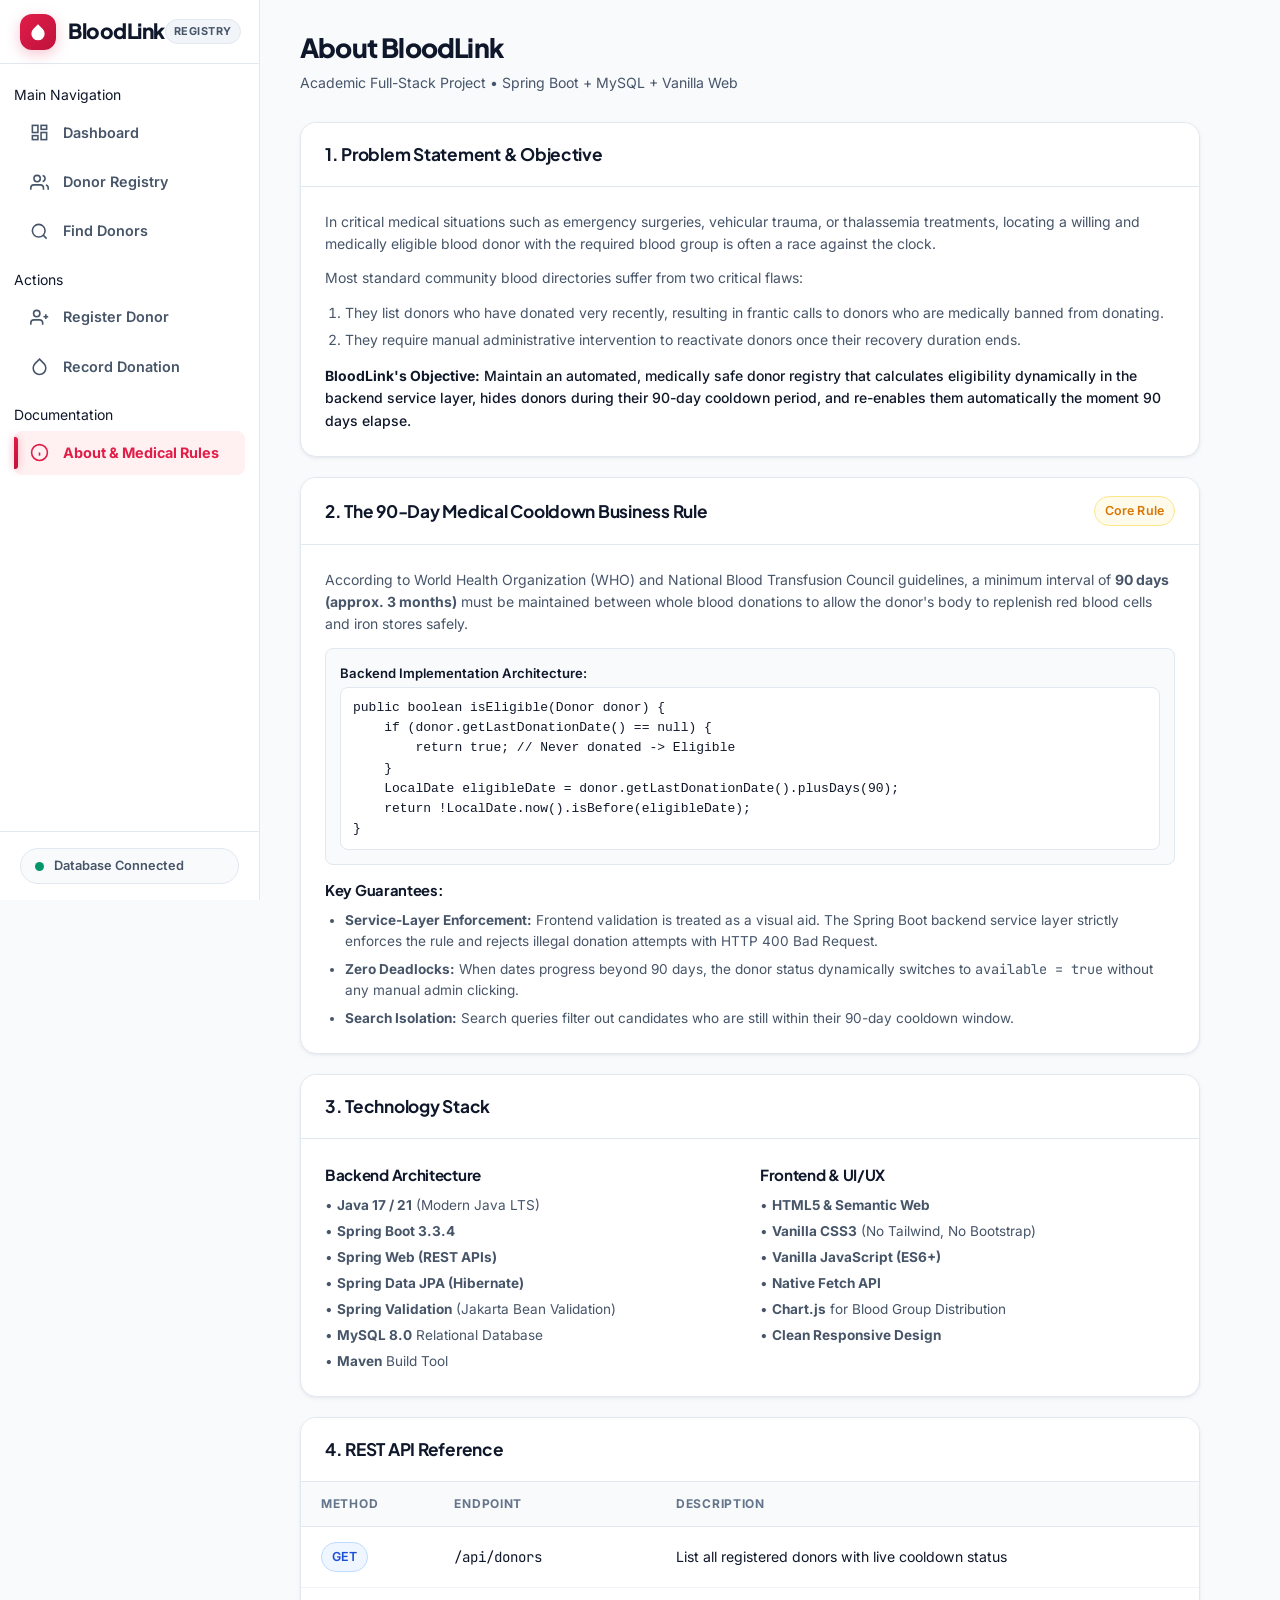
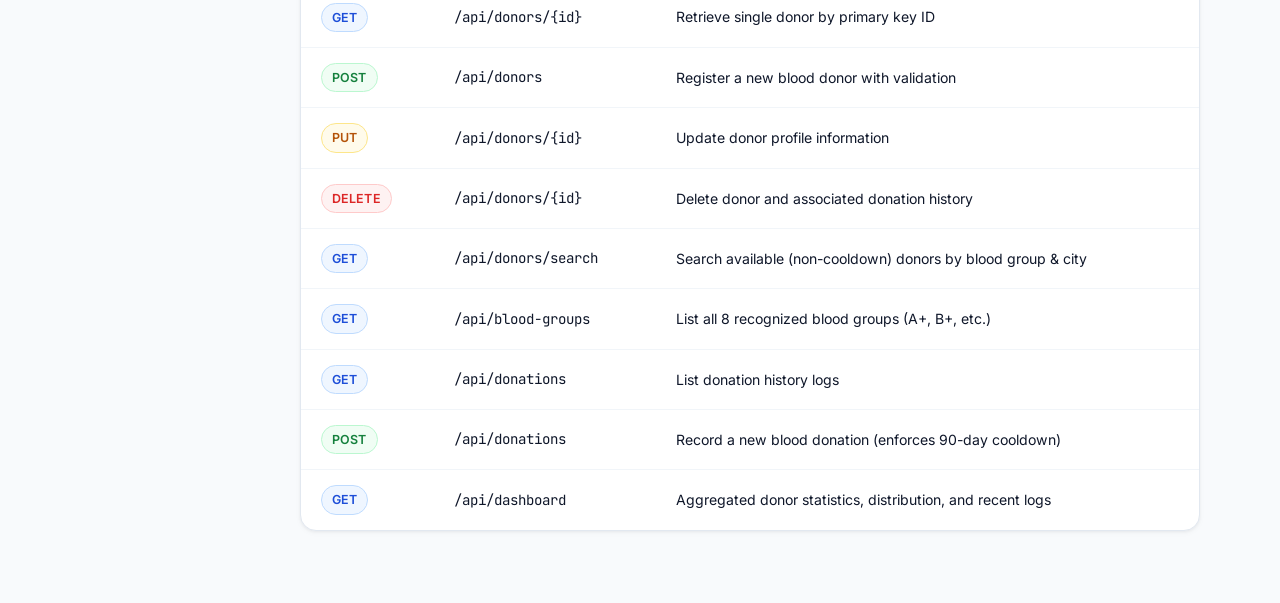
<file: src/main/resources/static/about.html>
<!DOCTYPE html>
<html lang="en">
<head>
    <meta charset="UTF-8">
    <meta name="viewport" content="width=device-width, initial-scale=1.0">
    <title>About the Project — BloodLink</title>
    <link rel="stylesheet" href="css/style.css">
    <link rel="icon" href="data:image/svg+xml,<svg xmlns='http://www.w3.org/2000/svg' viewBox='0 0 24 24' fill='%23C92A3E'><path d='M12 2.69l5.66 5.66a8 8 0 1 1-11.31 0z'/></svg>">
</head>
<body>

    <!-- Mobile Header -->
    <div class="mobile-header">
        <a href="index.html" class="brand-logo">
            <div class="brand-icon">
                <svg viewBox="0 0 24 24"><path d="M12 2.69l5.66 5.66a8 8 0 1 1-11.31 0z"/></svg>
            </div>
            <span>BloodLink</span>
        </a>
        <button class="hamburger-btn" id="hamburgerBtn" aria-label="Toggle Navigation">
            <svg viewBox="0 0 24 24"><line x1="3" y1="12" x2="21" y2="12"/><line x1="3" y1="6" x2="21" y2="6"/><line x1="3" y1="18" x2="21" y2="18"/></svg>
        </button>
    </div>

    <div class="app-layout">
        <!-- Sidebar -->
        <aside class="sidebar">
            <div class="sidebar-header">
                <a href="index.html" class="brand-logo">
                    <div class="brand-icon">
                        <svg viewBox="0 0 24 24"><path d="M12 2.69l5.66 5.66a8 8 0 1 1-11.31 0z"/></svg>
                    </div>
                    <span>BloodLink</span>
                </a>
                <span class="sidebar-brand-badge">Registry</span>
            </div>

            <ul class="sidebar-nav">
                <li class="sidebar-section-label">Main Navigation</li>
                <li>
                    <a href="dashboard.html" class="sidebar-link">
                        <svg viewBox="0 0 24 24"><rect x="3" y="3" width="7" height="9"/><rect x="14" y="3" width="7" height="5"/><rect x="14" y="12" width="7" height="9"/><rect x="3" y="16" width="7" height="5"/></svg>
                        Dashboard
                    </a>
                </li>
                <li>
                    <a href="donors.html" class="sidebar-link">
                        <svg viewBox="0 0 24 24"><path d="M17 21v-2a4 4 0 0 0-4-4H5a4 4 0 0 0-4 4v2"/><circle cx="9" cy="7" r="4"/><path d="M23 21v-2a4 4 0 0 0-3-3.87"/><path d="M16 3.13a4 4 0 0 1 0 7.75"/></svg>
                        Donor Registry
                    </a>
                </li>
                <li>
                    <a href="search.html" class="sidebar-link">
                        <svg viewBox="0 0 24 24"><circle cx="11" cy="11" r="8"/><line x1="21" y1="21" x2="16.65" y2="16.65"/></svg>
                        Find Donors
                    </a>
                </li>
                <li class="sidebar-section-label" style="margin-top: 10px;">Actions</li>
                <li>
                    <a href="register-donor.html" class="sidebar-link">
                        <svg viewBox="0 0 24 24"><path d="M16 21v-2a4 4 0 0 0-4-4H5a4 4 0 0 0-4 4v2"/><circle cx="8.5" cy="7" r="4"/><line x1="20" y1="8" x2="20" y2="14"/><line x1="23" y1="11" x2="17" y2="11"/></svg>
                        Register Donor
                    </a>
                </li>
                <li>
                    <a href="donations.html" class="sidebar-link">
                        <svg viewBox="0 0 24 24"><path d="M12 2.69l5.66 5.66a8 8 0 1 1-11.31 0z"/></svg>
                        Record Donation
                    </a>
                </li>
                <li class="sidebar-section-label" style="margin-top: 10px;">Documentation</li>
                <li>
                    <a href="about.html" class="sidebar-link active">
                        <svg viewBox="0 0 24 24"><circle cx="12" cy="12" r="10"/><line x1="12" y1="16" x2="12" y2="12"/><line x1="12" y1="8" x2="12.01" y2="8"/></svg>
                        About &amp; Medical Rules
                    </a>
                </li>
            </ul>

            <div class="sidebar-footer">
                <div class="system-status">
                    <span class="status-dot"></span>
                    <span>Database Connected</span>
                </div>
            </div>
        </aside>

        <!-- Main Content -->
        <main class="main-content">
            <div class="top-bar">
                <div class="page-title">
                    <h1>About BloodLink</h1>
                    <p>Academic Full-Stack Project &bull; Spring Boot + MySQL + Vanilla Web</p>
                </div>
            </div>

            <div style="display: flex; flex-direction: column; gap: 20px; max-width: 900px;">
                <!-- Problem Statement & Objective -->
                <div class="card">
                    <div class="card-header">
                        <h2>1. Problem Statement &amp; Objective</h2>
                    </div>
                    <div class="card-body">
                        <p style="margin-bottom: 12px; color: var(--text-secondary); line-height: 1.6;">
                            In critical medical situations such as emergency surgeries, vehicular trauma, or thalassemia treatments, locating a willing and medically eligible blood donor with the required blood group is often a race against the clock.
                        </p>
                        <p style="margin-bottom: 12px; color: var(--text-secondary); line-height: 1.6;">
                            Most standard community blood directories suffer from two critical flaws:
                        </p>
                        <ol style="margin-left: 20px; margin-bottom: 14px; color: var(--text-secondary); display: flex; flex-direction: column; gap: 6px;">
                            <li>They list donors who have donated very recently, resulting in frantic calls to donors who are medically banned from donating.</li>
                            <li>They require manual administrative intervention to reactivate donors once their recovery duration ends.</li>
                        </ol>
                        <p style="color: var(--dark); font-weight: 500; line-height: 1.6;">
                            <strong>BloodLink's Objective:</strong> Maintain an automated, medically safe donor registry that calculates eligibility dynamically in the backend service layer, hides donors during their 90-day cooldown period, and re-enables them automatically the moment 90 days elapse.
                        </p>
                    </div>
                </div>

                <!-- 90-Day Cooldown Logic -->
                <div class="card">
                    <div class="card-header">
                        <h2>2. The 90-Day Medical Cooldown Business Rule</h2>
                        <span class="badge badge-cooldown">Core Rule</span>
                    </div>
                    <div class="card-body">
                        <p style="margin-bottom: 12px; color: var(--text-secondary); line-height: 1.6;">
                            According to World Health Organization (WHO) and National Blood Transfusion Council guidelines, a minimum interval of <strong>90 days (approx. 3 months)</strong> must be maintained between whole blood donations to allow the donor's body to replenish red blood cells and iron stores safely.
                        </p>

                        <div style="background-color: var(--bg); border: 1px solid var(--border); border-radius: var(--radius-sm); padding: 14px; margin-bottom: 14px;">
                            <div style="font-weight: 600; font-size: 0.82rem; color: var(--dark); margin-bottom: 4px;">Backend Implementation Architecture:</div>
                            <pre style="background: #fff; padding: 10px 12px; border-radius: var(--radius-sm); border: 1px solid var(--border); font-family: monospace; font-size: 0.8125rem; color: var(--dark); overflow-x: auto;">
public boolean isEligible(Donor donor) {
    if (donor.getLastDonationDate() == null) {
        return true; // Never donated -> Eligible
    }
    LocalDate eligibleDate = donor.getLastDonationDate().plusDays(90);
    return !LocalDate.now().isBefore(eligibleDate);
}</pre>
                        </div>

                        <h4 style="font-size: 0.92rem; color: var(--dark); margin-bottom: 8px;">Key Guarantees:</h4>
                        <ul style="margin-left: 20px; color: var(--text-secondary); display: flex; flex-direction: column; gap: 7px; font-size: 0.85rem;">
                            <li><strong>Service-Layer Enforcement:</strong> Frontend validation is treated as a visual aid. The Spring Boot backend service layer strictly enforces the rule and rejects illegal donation attempts with HTTP 400 Bad Request.</li>
                            <li><strong>Zero Deadlocks:</strong> When dates progress beyond 90 days, the donor status dynamically switches to <code>available = true</code> without any manual admin clicking.</li>
                            <li><strong>Search Isolation:</strong> Search queries filter out candidates who are still within their 90-day cooldown window.</li>
                        </ul>
                    </div>
                </div>

                <!-- Technology Stack -->
                <div class="card">
                    <div class="card-header">
                        <h2>3. Technology Stack</h2>
                    </div>
                    <div class="card-body">
                        <div style="display: grid; grid-template-columns: 1fr 1fr; gap: 20px;">
                            <div>
                                <h4 style="font-size: 0.95rem; font-weight: 700; color: var(--dark); margin-bottom: 8px;">Backend Architecture</h4>
                                <ul style="list-style: none; display: flex; flex-direction: column; gap: 5px; font-size: 0.85rem; color: var(--text-secondary);">
                                    <li>&bull; <strong>Java 17 / 21</strong> (Modern Java LTS)</li>
                                    <li>&bull; <strong>Spring Boot 3.3.4</strong></li>
                                    <li>&bull; <strong>Spring Web (REST APIs)</strong></li>
                                    <li>&bull; <strong>Spring Data JPA (Hibernate)</strong></li>
                                    <li>&bull; <strong>Spring Validation</strong> (Jakarta Bean Validation)</li>
                                    <li>&bull; <strong>MySQL 8.0</strong> Relational Database</li>
                                    <li>&bull; <strong>Maven</strong> Build Tool</li>
                                </ul>
                            </div>
                            <div>
                                <h4 style="font-size: 0.95rem; font-weight: 700; color: var(--dark); margin-bottom: 8px;">Frontend &amp; UI/UX</h4>
                                <ul style="list-style: none; display: flex; flex-direction: column; gap: 5px; font-size: 0.85rem; color: var(--text-secondary);">
                                    <li>&bull; <strong>HTML5 &amp; Semantic Web</strong></li>
                                    <li>&bull; <strong>Vanilla CSS3</strong> (No Tailwind, No Bootstrap)</li>
                                    <li>&bull; <strong>Vanilla JavaScript (ES6+)</strong></li>
                                    <li>&bull; <strong>Native Fetch API</strong></li>
                                    <li>&bull; <strong>Chart.js</strong> for Blood Group Distribution</li>
                                    <li>&bull; <strong>Clean Responsive Design</strong></li>
                                </ul>
                            </div>
                        </div>
                    </div>
                </div>

                <!-- REST API Endpoints Reference -->
                <div class="card">
                    <div class="card-header">
                        <h2>4. REST API Reference</h2>
                    </div>
                    <div class="card-body" style="padding: 0;">
                        <table class="table">
                            <thead>
                                <tr>
                                    <th>Method</th>
                                    <th>Endpoint</th>
                                    <th>Description</th>
                                </tr>
                            </thead>
                            <tbody>
                                <tr>
                                    <td><span class="badge" style="background:#EFF6FF; color:#1D4ED8; border:1px solid #BFDBFE;">GET</span></td>
                                    <td><code>/api/donors</code></td>
                                    <td>List all registered donors with live cooldown status</td>
                                </tr>
                                <tr>
                                    <td><span class="badge" style="background:#EFF6FF; color:#1D4ED8; border:1px solid #BFDBFE;">GET</span></td>
                                    <td><code>/api/donors/{id}</code></td>
                                    <td>Retrieve single donor by primary key ID</td>
                                </tr>
                                <tr>
                                    <td><span class="badge" style="background:#F0FDF4; color:#15803D; border:1px solid #BBF7D0;">POST</span></td>
                                    <td><code>/api/donors</code></td>
                                    <td>Register a new blood donor with validation</td>
                                </tr>
                                <tr>
                                    <td><span class="badge" style="background:#FFFBEB; color:#B45309; border:1px solid #FDE68A;">PUT</span></td>
                                    <td><code>/api/donors/{id}</code></td>
                                    <td>Update donor profile information</td>
                                </tr>
                                <tr>
                                    <td><span class="badge" style="background:#FEF2F2; color:#DC2626; border:1px solid #FECACA;">DELETE</span></td>
                                    <td><code>/api/donors/{id}</code></td>
                                    <td>Delete donor and associated donation history</td>
                                </tr>
                                <tr>
                                    <td><span class="badge" style="background:#EFF6FF; color:#1D4ED8; border:1px solid #BFDBFE;">GET</span></td>
                                    <td><code>/api/donors/search</code></td>
                                    <td>Search available (non-cooldown) donors by blood group &amp; city</td>
                                </tr>
                                <tr>
                                    <td><span class="badge" style="background:#EFF6FF; color:#1D4ED8; border:1px solid #BFDBFE;">GET</span></td>
                                    <td><code>/api/blood-groups</code></td>
                                    <td>List all 8 recognized blood groups (A+, B+, etc.)</td>
                                </tr>
                                <tr>
                                    <td><span class="badge" style="background:#EFF6FF; color:#1D4ED8; border:1px solid #BFDBFE;">GET</span></td>
                                    <td><code>/api/donations</code></td>
                                    <td>List donation history logs</td>
                                </tr>
                                <tr>
                                    <td><span class="badge" style="background:#F0FDF4; color:#15803D; border:1px solid #BBF7D0;">POST</span></td>
                                    <td><code>/api/donations</code></td>
                                    <td>Record a new blood donation (enforces 90-day cooldown)</td>
                                </tr>
                                <tr>
                                    <td><span class="badge" style="background:#EFF6FF; color:#1D4ED8; border:1px solid #BFDBFE;">GET</span></td>
                                    <td><code>/api/dashboard</code></td>
                                    <td>Aggregated donor statistics, distribution, and recent logs</td>
                                </tr>
                            </tbody>
                        </table>
                    </div>
                </div>
            </div>
        </main>
    </div>

    <script src="js/api.js"></script>
</body>
</html>
</file>
<file: src/main/resources/static/css/style.css>
/* ==========================================================================
   BloodLink — Modern Healthcare Design System
   World-Class Clinical & SaaS Aesthetics: Clean, High Contrast, Accessible
   ========================================================================== */

@import url('https://fonts.googleapis.com/css2?family=Plus+Jakarta+Sans:wght@500;600;700;800&family=Inter:wght@400;500;600;700&family=JetBrains+Mono:wght@500;600&display=swap');

:root {
    /* Brand & Clinical Colors */
    --primary: #E11D48;
    --primary-hover: #BE123C;
    --primary-light: #FFF1F2;
    --primary-subtle: #FFE4E6;
    --primary-border: #FECDD3;
    --primary-gradient: linear-gradient(135deg, #E11D48 0%, #BE123C 100%);

    /* Neutrals & Dark Navy Typography */
    --navy: #0F172A;
    --dark: #0F172A;
    --dark-surface: #1E293B;
    --text-primary: #0F172A;
    --text-secondary: #475569;
    --text-muted: #64748B;

    /* Backgrounds & Surfaces */
    --bg: #F8FAFC;
    --card-bg: #FFFFFF;
    --border: #E2E8F0;
    --border-light: #F1F5F9;

    /* Medical Status Indicators */
    --success: #059669;
    --success-hover: #047857;
    --success-light: #ECFDF5;
    --success-border: #A7F3D0;

    --warning: #D97706;
    --warning-hover: #B45309;
    --warning-light: #FFFBEB;
    --warning-border: #FDE68A;

    --danger: #DC2626;
    --danger-light: #FEF2F2;
    --danger-border: #FECACA;

    --info: #2563EB;
    --info-light: #EFF6FF;
    --info-border: #BFDBFE;

    /* Metrics & Geometry */
    --radius-xs: 4px;
    --radius-sm: 8px;
    --radius-md: 12px;
    --radius-lg: 16px;
    --radius-xl: 20px;
    --radius-full: 9999px;

    /* Modern Multi-Layered Shadows */
    --shadow-xs: 0 1px 2px 0 rgba(15, 23, 42, 0.05);
    --shadow-sm: 0 1px 3px 0 rgba(15, 23, 42, 0.07), 0 1px 2px -1px rgba(15, 23, 42, 0.04);
    --shadow-card: 0 1px 3px 0 rgba(15, 23, 42, 0.05), 0 2px 6px 0 rgba(15, 23, 42, 0.03);
    --shadow-hover: 0 10px 25px -5px rgba(15, 23, 42, 0.08), 0 8px 10px -6px rgba(15, 23, 42, 0.04);
    --shadow-md: 0 4px 6px -1px rgba(15, 23, 42, 0.07), 0 2px 4px -2px rgba(15, 23, 42, 0.04);
    --shadow-lg: 0 12px 28px -4px rgba(15, 23, 42, 0.12), 0 6px 12px -4px rgba(15, 23, 42, 0.06);
    --shadow-glow-primary: 0 4px 14px 0 rgba(225, 29, 72, 0.25);
    --shadow-glow-success: 0 4px 14px 0 rgba(5, 150, 105, 0.2);

    --sidebar-width: 260px;
    --header-height: 64px;
    --transition: all 0.2s cubic-bezier(0.4, 0, 0.2, 1);
    --transition-smooth: all 0.3s cubic-bezier(0.16, 1, 0.3, 1);
}

/* Reset & Base Rules */
*, *::before, *::after {
    box-sizing: border-box;
    margin: 0;
    padding: 0;
}

body {
    font-family: 'Inter', -apple-system, BlinkMacSystemFont, "Segoe UI", Roboto, sans-serif;
    background-color: var(--bg);
    color: var(--text-primary);
    line-height: 1.55;
    -webkit-font-smoothing: antialiased;
    -moz-osx-font-smoothing: grayscale;
    font-size: 14px;
}

h1, h2, h3, h4, h5, h6 {
    font-family: 'Plus Jakarta Sans', -apple-system, BlinkMacSystemFont, "Segoe UI", Roboto, sans-serif;
    letter-spacing: -0.02em;
    color: var(--navy);
}

code, kbd, samp, pre {
    font-family: 'JetBrains Mono', monospace;
}

a {
    color: inherit;
    text-decoration: none;
}

button, input, select, textarea {
    font-family: inherit;
}

/* ==========================================================================
   Public Header & Navigation (Glassmorphic)
   ========================================================================== */
.site-header {
    background-color: rgba(255, 255, 255, 0.9);
    backdrop-filter: blur(12px);
    -webkit-backdrop-filter: blur(12px);
    border-bottom: 1px solid var(--border);
    position: sticky;
    top: 0;
    z-index: 100;
    transition: var(--transition);
}

.site-nav {
    max-width: 1240px;
    margin: 0 auto;
    padding: 0 28px;
    height: var(--header-height);
    display: flex;
    align-items: center;
    justify-content: space-between;
}

.brand-logo {
    display: flex;
    align-items: center;
    gap: 12px;
    font-size: 1.3rem;
    font-weight: 800;
    color: var(--dark);
    letter-spacing: -0.5px;
    font-family: 'Plus Jakarta Sans', sans-serif;
}

.brand-icon {
    width: 36px;
    height: 36px;
    display: flex;
    align-items: center;
    justify-content: center;
    background: var(--primary-gradient);
    color: #ffffff;
    border-radius: var(--radius-md);
    box-shadow: var(--shadow-glow-primary);
    flex-shrink: 0;
}

.brand-icon svg {
    width: 20px;
    height: 20px;
    fill: currentColor;
}

.nav-links {
    display: flex;
    align-items: center;
    gap: 8px;
    list-style: none;
}

.nav-link {
    padding: 8px 16px;
    font-weight: 600;
    font-size: 0.88rem;
    color: var(--text-secondary);
    border-radius: var(--radius-sm);
    transition: var(--transition);
}

.nav-link:hover {
    color: var(--primary);
    background-color: var(--primary-light);
}

.nav-link.active {
    color: var(--primary);
    background-color: var(--primary-light);
    font-weight: 700;
}

/* ==========================================================================
   Button System
   ========================================================================== */
.btn {
    display: inline-flex;
    align-items: center;
    justify-content: center;
    gap: 8px;
    padding: 9px 18px;
    font-size: 0.875rem;
    font-weight: 600;
    border-radius: var(--radius-sm);
    border: 1px solid transparent;
    cursor: pointer;
    transition: var(--transition);
    text-align: center;
    white-space: nowrap;
    text-decoration: none;
    line-height: 1.25;
}

.btn:active {
    transform: scale(0.98);
}

.btn-primary {
    background: var(--primary-gradient);
    color: #ffffff;
    box-shadow: 0 2px 8px rgba(225, 29, 72, 0.25);
    border: 1px solid rgba(225, 29, 72, 0.3);
}

.btn-primary:hover {
    background: linear-gradient(135deg, #BE123C 0%, #9F1239 100%);
    box-shadow: 0 4px 14px rgba(225, 29, 72, 0.35);
    transform: translateY(-1px);
}

.btn-secondary {
    background-color: #ffffff;
    color: var(--text-primary);
    border: 1px solid var(--border);
    box-shadow: var(--shadow-xs);
}

.btn-secondary:hover {
    background-color: var(--bg);
    border-color: #CBD5E1;
    color: var(--navy);
    transform: translateY(-1px);
    box-shadow: var(--shadow-sm);
}

.btn-danger {
    background-color: #ffffff;
    color: var(--danger);
    border: 1px solid var(--danger-border);
}

.btn-danger:hover {
    background-color: var(--danger-light);
    border-color: var(--danger);
    transform: translateY(-1px);
}

.btn-sm {
    padding: 6px 12px;
    font-size: 0.8125rem;
    border-radius: var(--radius-xs);
}

.btn-lg {
    padding: 12px 24px;
    font-size: 0.95rem;
    font-weight: 700;
    border-radius: var(--radius-md);
}

.btn:disabled {
    opacity: 0.55;
    cursor: not-allowed;
    pointer-events: none;
    transform: none !important;
    box-shadow: none !important;
}

/* ==========================================================================
   Landing Page (Hero & Features)
   ========================================================================== */
.hero-section {
    padding: 72px 28px;
    max-width: 1240px;
    margin: 0 auto;
    display: grid;
    grid-template-columns: 1.25fr 0.75fr;
    gap: 56px;
    align-items: center;
}

.hero-tag {
    display: inline-flex;
    align-items: center;
    gap: 8px;
    padding: 6px 14px;
    background-color: var(--primary-light);
    color: var(--primary);
    border: 1px solid var(--primary-border);
    border-radius: var(--radius-full);
    font-size: 0.8125rem;
    font-weight: 700;
    margin-bottom: 20px;
}

.hero-title {
    font-size: 3rem;
    font-weight: 800;
    color: var(--navy);
    line-height: 1.15;
    letter-spacing: -0.03em;
    margin-bottom: 20px;
}

.hero-title span {
    background: var(--primary-gradient);
    -webkit-background-clip: text;
    -webkit-text-fill-color: transparent;
}

.hero-subtitle {
    font-size: 1.08rem;
    color: var(--text-secondary);
    line-height: 1.65;
    margin-bottom: 32px;
    max-width: 580px;
}

.hero-cta {
    display: flex;
    gap: 16px;
    flex-wrap: wrap;
    margin-bottom: 36px;
}

.hero-metrics {
    display: flex;
    gap: 40px;
    padding-top: 28px;
    border-top: 1px solid var(--border);
}

.hero-metric-item h4 {
    font-size: 2rem;
    font-weight: 800;
    color: var(--navy);
    line-height: 1.1;
    font-variant-numeric: tabular-nums;
}

.hero-metric-item p {
    font-size: 0.8125rem;
    color: var(--text-muted);
    font-weight: 600;
    margin-top: 4px;
    text-transform: uppercase;
    letter-spacing: 0.05em;
}

.hero-visual {
    background: linear-gradient(145deg, #FFFFFF 0%, #F8FAFC 100%);
    border: 1px solid var(--border);
    border-radius: var(--radius-xl);
    padding: 36px 32px;
    box-shadow: var(--shadow-card);
    text-align: center;
    position: relative;
    overflow: hidden;
}

.hero-visual::before {
    content: '';
    position: absolute;
    top: 0;
    left: 0;
    right: 0;
    height: 4px;
    background: var(--primary-gradient);
}

.hero-visual-icon {
    width: 68px;
    height: 68px;
    background: var(--primary-light);
    color: var(--primary);
    border-radius: 50%;
    display: flex;
    align-items: center;
    justify-content: center;
    margin: 0 auto 20px;
    border: 2px solid var(--primary-border);
    box-shadow: var(--shadow-glow-primary);
}

.hero-visual-icon svg {
    width: 34px;
    height: 34px;
    fill: currentColor;
}

.hero-visual h3 {
    font-size: 1.25rem;
    font-weight: 800;
    color: var(--navy);
    margin-bottom: 8px;
}

.hero-visual p {
    font-size: 0.88rem;
    color: var(--text-secondary);
    line-height: 1.6;
}

/* Steps Grid */
.features-section {
    background-color: #ffffff;
    border-top: 1px solid var(--border);
    border-bottom: 1px solid var(--border);
    padding: 72px 28px;
}

.section-container {
    max-width: 1240px;
    margin: 0 auto;
}

.section-header {
    text-align: center;
    margin-bottom: 48px;
}

.section-title {
    font-size: 2.1rem;
    font-weight: 800;
    color: var(--navy);
    letter-spacing: -0.025em;
    margin-bottom: 10px;
}

.section-subtitle {
    font-size: 1rem;
    color: var(--text-secondary);
    max-width: 620px;
    margin: 0 auto;
}

.steps-grid {
    display: grid;
    grid-template-columns: repeat(4, 1fr);
    gap: 24px;
}

.step-card {
    background-color: var(--bg);
    border: 1px solid var(--border);
    border-radius: var(--radius-lg);
    padding: 26px 24px;
    transition: var(--transition-smooth);
    position: relative;
}

.step-card:hover {
    border-color: #CBD5E1;
    background-color: #ffffff;
    box-shadow: var(--shadow-hover);
    transform: translateY(-3px);
}

.step-number {
    width: 36px;
    height: 36px;
    background: var(--primary-gradient);
    color: #ffffff;
    border-radius: 50%;
    display: flex;
    align-items: center;
    justify-content: center;
    font-weight: 800;
    font-size: 0.9rem;
    margin-bottom: 16px;
    box-shadow: var(--shadow-glow-primary);
}

.step-card h3 {
    font-size: 1.15rem;
    font-weight: 700;
    color: var(--navy);
    margin-bottom: 8px;
}

.step-card p {
    font-size: 0.88rem;
    color: var(--text-secondary);
    line-height: 1.55;
}

/* Callout Banner */
.rule-banner {
    background-color: var(--warning-light);
    border: 1px solid var(--warning-border);
    border-radius: var(--radius-lg);
    padding: 22px 28px;
    margin: 40px auto;
    max-width: 1240px;
    display: flex;
    align-items: center;
    gap: 20px;
    box-shadow: var(--shadow-xs);
}

.rule-banner-icon {
    width: 44px;
    height: 44px;
    background-color: var(--warning);
    color: #ffffff;
    border-radius: var(--radius-md);
    display: flex;
    align-items: center;
    justify-content: center;
    flex-shrink: 0;
}

.rule-banner-content h4 {
    color: #92400E;
    font-size: 1.05rem;
    font-weight: 700;
    margin-bottom: 4px;
}

.rule-banner-content p {
    color: #78350F;
    font-size: 0.88rem;
    line-height: 1.55;
}

/* ==========================================================================
   Internal App Layout (Fixed Sidebar + Topbar + Content)
   ========================================================================== */
.app-layout {
    display: flex;
    min-height: 100vh;
}

.sidebar {
    width: var(--sidebar-width);
    background-color: #ffffff;
    border-right: 1px solid var(--border);
    display: flex;
    flex-direction: column;
    position: fixed;
    top: 0;
    bottom: 0;
    left: 0;
    z-index: 90;
    transition: var(--transition-smooth);
}

.sidebar-header {
    height: var(--header-height);
    padding: 0 20px;
    display: flex;
    align-items: center;
    justify-content: space-between;
    border-bottom: 1px solid var(--border);
}

.sidebar-brand-badge {
    font-size: 0.68rem;
    font-weight: 700;
    padding: 3px 8px;
    background-color: var(--border-light);
    color: var(--text-secondary);
    border-radius: var(--radius-full);
    text-transform: uppercase;
    letter-spacing: 0.05em;
    border: 1px solid var(--border);
}

.sidebar-nav {
    padding: 20px 14px;
    flex: 1;
    overflow-y: auto;
    list-style: none;
    display: flex;
    flex-direction: column;
    gap: 5px;
}

.sidebar-link {
    display: flex;
    align-items: center;
    gap: 14px;
    padding: 11px 16px;
    font-size: 0.9rem;
    font-weight: 600;
    color: var(--text-secondary);
    border-radius: var(--radius-sm);
    transition: var(--transition);
    position: relative;
}

.sidebar-link svg {
    width: 19px;
    height: 19px;
    stroke: currentColor;
    stroke-width: 2;
    fill: none;
    flex-shrink: 0;
    transition: transform 0.2s ease, stroke 0.2s ease;
}

.sidebar-link:hover {
    color: var(--navy);
    background-color: var(--border-light);
}

.sidebar-link:hover svg {
    transform: translateX(2px);
    stroke: var(--navy);
}

.sidebar-link.active {
    color: var(--primary);
    background-color: var(--primary-light);
    font-weight: 700;
}

.sidebar-link.active svg {
    stroke: var(--primary);
}

.sidebar-link.active::before {
    content: '';
    position: absolute;
    left: 0;
    top: 6px;
    bottom: 6px;
    width: 3.5px;
    background: var(--primary-gradient);
    border-radius: 0 3px 3px 0;
    box-shadow: 0 0 8px rgba(225, 29, 72, 0.4);
}

.sidebar-footer {
    padding: 16px 20px;
    border-top: 1px solid var(--border);
    background-color: #FFFFFF;
}

.system-status {
    display: inline-flex;
    align-items: center;
    gap: 10px;
    font-size: 0.8rem;
    font-weight: 600;
    color: var(--text-secondary);
    background-color: var(--bg);
    border: 1px solid var(--border);
    padding: 7px 14px;
    border-radius: var(--radius-full);
    width: 100%;
}

.status-indicator {
    position: relative;
    display: inline-flex;
    width: 9px;
    height: 9px;
}

.status-dot {
    width: 9px;
    height: 9px;
    background-color: var(--success);
    border-radius: 50%;
}

.status-ping {
    position: absolute;
    top: 0;
    left: 0;
    width: 100%;
    height: 100%;
    border-radius: 50%;
    background-color: var(--success);
    opacity: 0.6;
    animation: statusPing 2.2s cubic-bezier(0, 0, 0.2, 1) infinite;
}

@keyframes statusPing {
    75%, 100% {
        transform: scale(2.4);
        opacity: 0;
    }
}

.status-label {
    font-size: 0.78rem;
    font-weight: 600;
    color: var(--text-secondary);
    letter-spacing: -0.1px;
}

.main-content {
    margin-left: var(--sidebar-width);
    flex: 1;
    padding: 28px 40px 72px;
    max-width: 1400px;
}

.top-bar {
    display: flex;
    align-items: center;
    justify-content: space-between;
    margin-bottom: 28px;
    flex-wrap: wrap;
    gap: 16px;
}

.page-title h1 {
    font-size: 1.65rem;
    font-weight: 800;
    color: var(--navy);
    letter-spacing: -0.03em;
}

.page-title p {
    font-size: 0.88rem;
    color: var(--text-secondary);
    margin-top: 3px;
}

/* ==========================================================================
   Stat Metric Cards
   ========================================================================== */
.stats-grid {
    display: grid;
    grid-template-columns: repeat(4, 1fr);
    gap: 20px;
    margin-bottom: 28px;
}

@media (max-width: 1180px) {
    .stats-grid {
        grid-template-columns: repeat(2, 1fr);
    }
}

@media (max-width: 580px) {
    .stats-grid {
        grid-template-columns: 1fr;
    }
}

.stat-card {
    background-color: var(--card-bg);
    border: 1px solid var(--border);
    border-radius: var(--radius-lg);
    padding: 22px 24px;
    box-shadow: var(--shadow-card);
    display: flex;
    align-items: center;
    gap: 18px;
    transition: var(--transition-smooth);
    position: relative;
    overflow: hidden;
}

.stat-card::after {
    content: '';
    position: absolute;
    top: 0;
    left: 0;
    right: 0;
    height: 3px;
    background: transparent;
    transition: var(--transition);
}

.stat-card:hover {
    border-color: #CBD5E1;
    box-shadow: var(--shadow-hover);
    transform: translateY(-2px);
}

.stat-card:hover::after {
    background: var(--primary-gradient);
}

.stat-icon {
    width: 52px;
    height: 52px;
    border-radius: var(--radius-md);
    display: flex;
    align-items: center;
    justify-content: center;
    flex-shrink: 0;
    transition: transform 0.2s ease;
}

.stat-card:hover .stat-icon {
    transform: scale(1.05);
}

.stat-icon svg {
    width: 24px;
    height: 24px;
    stroke: currentColor;
    stroke-width: 2;
    fill: none;
}

.stat-icon.red {
    background-color: var(--primary-light);
    color: var(--primary);
    border: 1px solid var(--primary-border);
}

.stat-icon.green {
    background-color: var(--success-light);
    color: var(--success);
    border: 1px solid var(--success-border);
}

.stat-icon.amber {
    background-color: var(--warning-light);
    color: var(--warning);
    border: 1px solid var(--warning-border);
}

.stat-icon.blue {
    background-color: var(--info-light);
    color: var(--info);
    border: 1px solid var(--info-border);
}

.stat-details h3 {
    font-size: 2.1rem;
    font-weight: 800;
    color: var(--navy);
    line-height: 1.1;
    letter-spacing: -0.03em;
    font-variant-numeric: tabular-nums;
}

.stat-details p {
    font-size: 0.82rem;
    color: var(--text-secondary);
    font-weight: 600;
    margin-top: 4px;
}

/* ==========================================================================
   Card Container & Dashboard Grid
   ========================================================================== */
.dashboard-grid {
    display: grid;
    grid-template-columns: 1fr;
    gap: 24px;
    margin-bottom: 28px;
}

.card {
    background-color: var(--card-bg);
    border: 1px solid var(--border);
    border-radius: var(--radius-lg);
    box-shadow: var(--shadow-card);
    overflow: hidden;
    transition: var(--transition-smooth);
}

.card-header {
    padding: 18px 24px;
    border-bottom: 1px solid var(--border);
    display: flex;
    align-items: center;
    justify-content: space-between;
    flex-wrap: wrap;
    gap: 12px;
    background-color: #FFFFFF;
}

.card-header h2, .card-header h3 {
    font-size: 1.08rem;
    font-weight: 700;
    color: var(--navy);
    letter-spacing: -0.015em;
}

.card-subtitle {
    font-size: 0.8125rem;
    color: var(--text-muted);
    margin-top: 2px;
    font-weight: 500;
}

.card-body {
    padding: 24px;
}

/* Blood Group Distribution Layout */
.blood-distribution-layout {
    display: grid;
    grid-template-columns: 350px 1fr;
    gap: 36px;
    align-items: center;
}

@media (max-width: 1024px) {
    .blood-distribution-layout {
        grid-template-columns: 1fr;
        gap: 28px;
    }
}

.chart-container-box {
    position: relative;
    height: 260px;
    width: 100%;
    max-width: 350px;
    margin: 0 auto;
    display: flex;
    align-items: center;
    justify-content: center;
}

.blood-group-grid {
    display: grid;
    grid-template-columns: repeat(4, 1fr);
    gap: 14px;
}

@media (max-width: 1280px) {
    .blood-group-grid {
        grid-template-columns: repeat(2, 1fr);
    }
}

@media (max-width: 640px) {
    .blood-group-grid {
        grid-template-columns: repeat(2, 1fr);
    }
}

.blood-summary-card {
    background-color: #FFFFFF;
    border: 1px solid var(--border);
    border-radius: var(--radius-md);
    padding: 14px 16px;
    display: flex;
    flex-direction: column;
    gap: 8px;
    transition: var(--transition);
}

.blood-summary-card:hover {
    border-color: #CBD5E1;
    background-color: var(--bg);
    transform: translateY(-2px);
    box-shadow: var(--shadow-sm);
}

.blood-summary-header {
    display: flex;
    align-items: center;
    justify-content: space-between;
}

.blood-group-tag {
    font-weight: 800;
    font-size: 0.95rem;
    color: var(--primary);
    background-color: var(--primary-light);
    padding: 3px 9px;
    border-radius: var(--radius-xs);
    border: 1px solid var(--primary-border);
    letter-spacing: -0.2px;
}

.blood-summary-count {
    font-weight: 800;
    font-size: 1.25rem;
    color: var(--navy);
    font-variant-numeric: tabular-nums;
}

.blood-summary-meta {
    display: flex;
    align-items: center;
    justify-content: space-between;
    font-size: 0.78rem;
    color: var(--text-muted);
    font-weight: 600;
}

.blood-progress-bar {
    height: 5px;
    background-color: var(--border);
    border-radius: 3px;
    overflow: hidden;
    margin-top: 2px;
}

.blood-progress-fill {
    height: 100%;
    background: var(--primary-gradient);
    border-radius: 3px;
    transition: width 0.5s ease;
}

/* ==========================================================================
   Table Design
   ========================================================================== */
.table-container {
    overflow-x: auto;
    border: 1px solid var(--border);
    border-radius: var(--radius-lg);
    background-color: var(--card-bg);
}

.table {
    width: 100%;
    border-collapse: collapse;
    font-size: 0.88rem;
    text-align: left;
}

.table th {
    background-color: #F8FAFC;
    padding: 13px 20px;
    font-weight: 700;
    color: var(--text-muted);
    font-size: 0.75rem;
    text-transform: uppercase;
    letter-spacing: 0.06em;
    border-bottom: 1px solid var(--border);
}

.table td {
    padding: 15px 20px;
    border-bottom: 1px solid var(--border-light);
    color: var(--dark);
    vertical-align: middle;
}

.table tbody tr:last-child td {
    border-bottom: none;
}

.table tbody tr {
    transition: background-color 0.15s ease;
}

.table tbody tr:hover {
    background-color: #F8FAFC;
}

.contact-link {
    display: inline-flex;
    align-items: center;
    gap: 6px;
    color: var(--primary);
    font-size: 0.86rem;
    font-weight: 600;
    transition: var(--transition);
}

.contact-link:hover {
    color: var(--primary-hover);
    text-decoration: underline;
}

.badge-neutral {
    background-color: var(--border-light);
    color: var(--text-secondary);
    border: 1px solid var(--border);
    font-size: 0.75rem;
    font-weight: 600;
    padding: 3px 9px;
    border-radius: var(--radius-full);
}

/* ==========================================================================
   Badges (Status & Blood Group)
   ========================================================================== */
.badge {
    display: inline-flex;
    align-items: center;
    gap: 5px;
    padding: 4px 10px;
    border-radius: var(--radius-full);
    font-size: 0.78rem;
    font-weight: 600;
    letter-spacing: 0.01em;
}

.badge-available {
    background-color: var(--success-light);
    color: var(--success);
    border: 1px solid var(--success-border);
}

.badge-cooldown {
    background-color: var(--warning-light);
    color: var(--warning);
    border: 1px solid var(--warning-border);
}

.blood-badge {
    display: inline-flex;
    align-items: center;
    justify-content: center;
    min-width: 40px;
    height: 28px;
    padding: 0 8px;
    background-color: var(--primary-light);
    color: var(--primary);
    border: 1px solid var(--primary-border);
    border-radius: var(--radius-sm);
    font-weight: 800;
    font-size: 0.84rem;
    letter-spacing: -0.2px;
}

/* ==========================================================================
   Form Components
   ========================================================================== */
.form-card {
    background-color: var(--card-bg);
    border: 1px solid var(--border);
    border-radius: var(--radius-lg);
    padding: 32px 36px;
    box-shadow: var(--shadow-card);
    max-width: 800px;
}

.form-section-title {
    font-size: 1.05rem;
    font-weight: 700;
    color: var(--navy);
    margin-bottom: 18px;
    padding-bottom: 10px;
    border-bottom: 1px solid var(--border-light);
    display: flex;
    align-items: center;
    gap: 10px;
}

.form-section-title svg {
    color: var(--primary);
}

.form-grid {
    display: grid;
    grid-template-columns: 1fr 1fr;
    gap: 20px;
    margin-bottom: 22px;
}

.form-group {
    display: flex;
    flex-direction: column;
    gap: 6px;
}

.form-group.full-width {
    grid-column: 1 / -1;
}

.form-label {
    font-size: 0.84rem;
    font-weight: 600;
    color: var(--navy);
}

.form-label .required {
    color: var(--primary);
    margin-left: 2px;
}

.form-control, .form-select {
    height: 42px;
    padding: 9px 14px;
    font-size: 0.88rem;
    border: 1px solid var(--border);
    border-radius: var(--radius-sm);
    background-color: #ffffff;
    color: var(--dark);
    outline: none;
    transition: var(--transition);
}

.form-control:focus, .form-select:focus {
    border-color: var(--primary);
    box-shadow: 0 0 0 3px rgba(225, 29, 72, 0.12);
}

.form-control.error, .form-select.error {
    border-color: var(--danger);
    background-color: #FFFDFD;
    box-shadow: 0 0 0 3px rgba(220, 38, 38, 0.1);
}

.form-error {
    font-size: 0.75rem;
    color: var(--danger);
    min-height: 18px;
    font-weight: 500;
}

.form-hint {
    font-size: 0.78rem;
    color: var(--text-muted);
    line-height: 1.45;
}

/* Filter Bar */
.filter-bar {
    background-color: var(--card-bg);
    border: 1px solid var(--border);
    border-radius: var(--radius-lg);
    padding: 18px 24px;
    margin-bottom: 24px;
    display: flex;
    gap: 16px;
    flex-wrap: wrap;
    align-items: flex-end;
    box-shadow: var(--shadow-xs);
}

.filter-bar .form-group {
    flex: 1;
    min-width: 180px;
}

/* ==========================================================================
   Donor Cards (Emergency Search)
   ========================================================================== */
.donor-cards-grid {
    display: grid;
    grid-template-columns: repeat(auto-fill, minmax(310px, 1fr));
    gap: 20px;
}

.donor-card {
    background-color: var(--card-bg);
    border: 1px solid var(--border);
    border-radius: var(--radius-lg);
    padding: 22px 24px;
    box-shadow: var(--shadow-card);
    transition: var(--transition-smooth);
    display: flex;
    flex-direction: column;
    justify-content: space-between;
}

.donor-card:hover {
    border-color: #CBD5E1;
    box-shadow: var(--shadow-hover);
    transform: translateY(-2px);
}

.donor-card-top {
    display: flex;
    justify-content: space-between;
    align-items: flex-start;
    margin-bottom: 14px;
}

.donor-card-name {
    font-size: 1.1rem;
    font-weight: 700;
    color: var(--navy);
}

.donor-card-city {
    font-size: 0.82rem;
    color: var(--text-secondary);
    display: flex;
    align-items: center;
    gap: 5px;
    margin-top: 3px;
    font-weight: 500;
}

.donor-meta-list {
    margin: 16px 0;
    display: flex;
    flex-direction: column;
    gap: 9px;
    font-size: 0.84rem;
    color: var(--text-secondary);
}

.donor-meta-item {
    display: flex;
    justify-content: space-between;
    align-items: center;
    padding-bottom: 7px;
    border-bottom: 1px dashed var(--border-light);
}

.donor-meta-label {
    color: var(--text-muted);
    font-weight: 500;
}

.donor-meta-val {
    font-weight: 600;
    color: var(--navy);
}

/* ==========================================================================
   Empty States & Feedback
   ========================================================================== */
.empty-state {
    text-align: center;
    padding: 60px 24px;
    background-color: var(--card-bg);
    border: 1px dashed var(--border);
    border-radius: var(--radius-lg);
}

.empty-icon {
    width: 64px;
    height: 64px;
    background-color: var(--bg);
    color: var(--text-muted);
    border-radius: 50%;
    display: flex;
    align-items: center;
    justify-content: center;
    margin: 0 auto 16px;
    border: 1px solid var(--border);
}

.empty-icon svg {
    width: 30px;
    height: 30px;
    stroke: currentColor;
    stroke-width: 1.5;
    fill: none;
}

.empty-state h3 {
    font-size: 1.15rem;
    font-weight: 700;
    color: var(--navy);
    margin-bottom: 8px;
}

.empty-state p {
    font-size: 0.88rem;
    color: var(--text-secondary);
    max-width: 440px;
    margin: 0 auto 22px;
    line-height: 1.6;
}

/* ==========================================================================
   Modals (Glassmorphic Backdrop & Smooth Scale)
   ========================================================================== */
.modal-backdrop {
    position: fixed;
    top: 0;
    left: 0;
    right: 0;
    bottom: 0;
    background-color: rgba(15, 23, 42, 0.55);
    backdrop-filter: blur(8px);
    -webkit-backdrop-filter: blur(8px);
    display: flex;
    align-items: center;
    justify-content: center;
    z-index: 200;
    opacity: 0;
    visibility: hidden;
    transition: opacity 0.22s ease, visibility 0.22s ease;
    padding: 20px;
}

.modal-backdrop.open {
    opacity: 1;
    visibility: visible;
}

.modal {
    background-color: #ffffff;
    border-radius: var(--radius-lg);
    width: 100%;
    max-width: 520px;
    box-shadow: var(--shadow-lg);
    overflow: hidden;
    transform: scale(0.95);
    transition: transform 0.22s cubic-bezier(0.16, 1, 0.3, 1);
    border: 1px solid var(--border);
}

.modal-backdrop.open .modal {
    transform: scale(1);
}

.modal-header {
    padding: 18px 24px;
    border-bottom: 1px solid var(--border);
    display: flex;
    align-items: center;
    justify-content: space-between;
    background-color: #FFFFFF;
}

.modal-header h3 {
    font-size: 1.15rem;
    font-weight: 700;
    color: var(--navy);
}

.modal-close {
    background: none;
    border: none;
    font-size: 1.5rem;
    color: var(--text-muted);
    cursor: pointer;
    line-height: 1;
    border-radius: var(--radius-xs);
    width: 32px;
    height: 32px;
    display: flex;
    align-items: center;
    justify-content: center;
    transition: var(--transition);
}

.modal-close:hover {
    color: var(--navy);
    background-color: var(--border-light);
}

.modal-body {
    padding: 24px;
}

.modal-footer {
    padding: 16px 24px;
    background-color: var(--bg);
    border-top: 1px solid var(--border);
    display: flex;
    justify-content: flex-end;
    gap: 12px;
}

/* ==========================================================================
   Toast Notifications
   ========================================================================== */
.toast-container {
    position: fixed;
    top: 24px;
    right: 24px;
    z-index: 9999;
    display: flex;
    flex-direction: column;
    gap: 10px;
    pointer-events: none;
}

.toast {
    pointer-events: auto;
    display: flex;
    align-items: center;
    gap: 12px;
    padding: 14px 20px;
    background-color: #ffffff;
    border-radius: var(--radius-md);
    box-shadow: var(--shadow-lg);
    font-size: 0.88rem;
    color: var(--navy);
    min-width: 300px;
    max-width: 440px;
    border: 1px solid var(--border);
    border-left: 4px solid var(--primary);
    animation: slideInRight 0.3s cubic-bezier(0.16, 1, 0.3, 1);
}

.toast.toast-success {
    border-left-color: var(--success);
}

.toast.toast-error {
    border-left-color: var(--danger);
}

.toast.toast-warning {
    border-left-color: var(--warning);
}

@keyframes slideInRight {
    from {
        transform: translateX(110%);
        opacity: 0;
    }
    to {
        transform: translateX(0);
        opacity: 1;
    }
}

/* ==========================================================================
   Mobile Header & Responsive Breakpoints
   ========================================================================== */
.mobile-header {
    display: none;
    height: 60px;
    background-color: #ffffff;
    border-bottom: 1px solid var(--border);
    padding: 0 20px;
    align-items: center;
    justify-content: space-between;
    position: sticky;
    top: 0;
    z-index: 100;
}

.hamburger-btn {
    background: none;
    border: none;
    cursor: pointer;
    color: var(--navy);
    display: flex;
    align-items: center;
    justify-content: center;
    padding: 8px;
    border-radius: var(--radius-sm);
    transition: var(--transition);
}

.hamburger-btn:hover {
    background-color: var(--border-light);
}

.hamburger-btn svg {
    width: 24px;
    height: 24px;
    stroke: currentColor;
    stroke-width: 2;
}

@media (max-width: 960px) {
    .hero-section {
        grid-template-columns: 1fr;
        padding: 48px 24px;
        gap: 36px;
    }

    .hero-title {
        font-size: 2.3rem;
    }

    .steps-grid {
        grid-template-columns: 1fr 1fr;
    }

    .dashboard-grid {
        grid-template-columns: 1fr;
    }

    .form-grid {
        grid-template-columns: 1fr;
    }

    .mobile-header {
        display: flex;
    }

    .sidebar {
        transform: translateX(-100%);
        box-shadow: var(--shadow-lg);
    }

    .sidebar.open {
        transform: translateX(0);
    }

    .main-content {
        margin-left: 0;
        padding: 24px 20px 60px;
    }

    .donation-grid {
        grid-template-columns: 1fr !important;
    }
}

@media (max-width: 640px) {
    .steps-grid {
        grid-template-columns: 1fr;
    }

    .nav-links {
        display: none;
    }

    .stats-grid {
        grid-template-columns: 1fr;
    }

    .hero-metrics {
        flex-direction: column;
        gap: 20px;
    }

    .hero-title {
        font-size: 2rem;
    }

    .filter-bar {
        flex-direction: column;
        align-items: stretch;
    }
}
</file>
